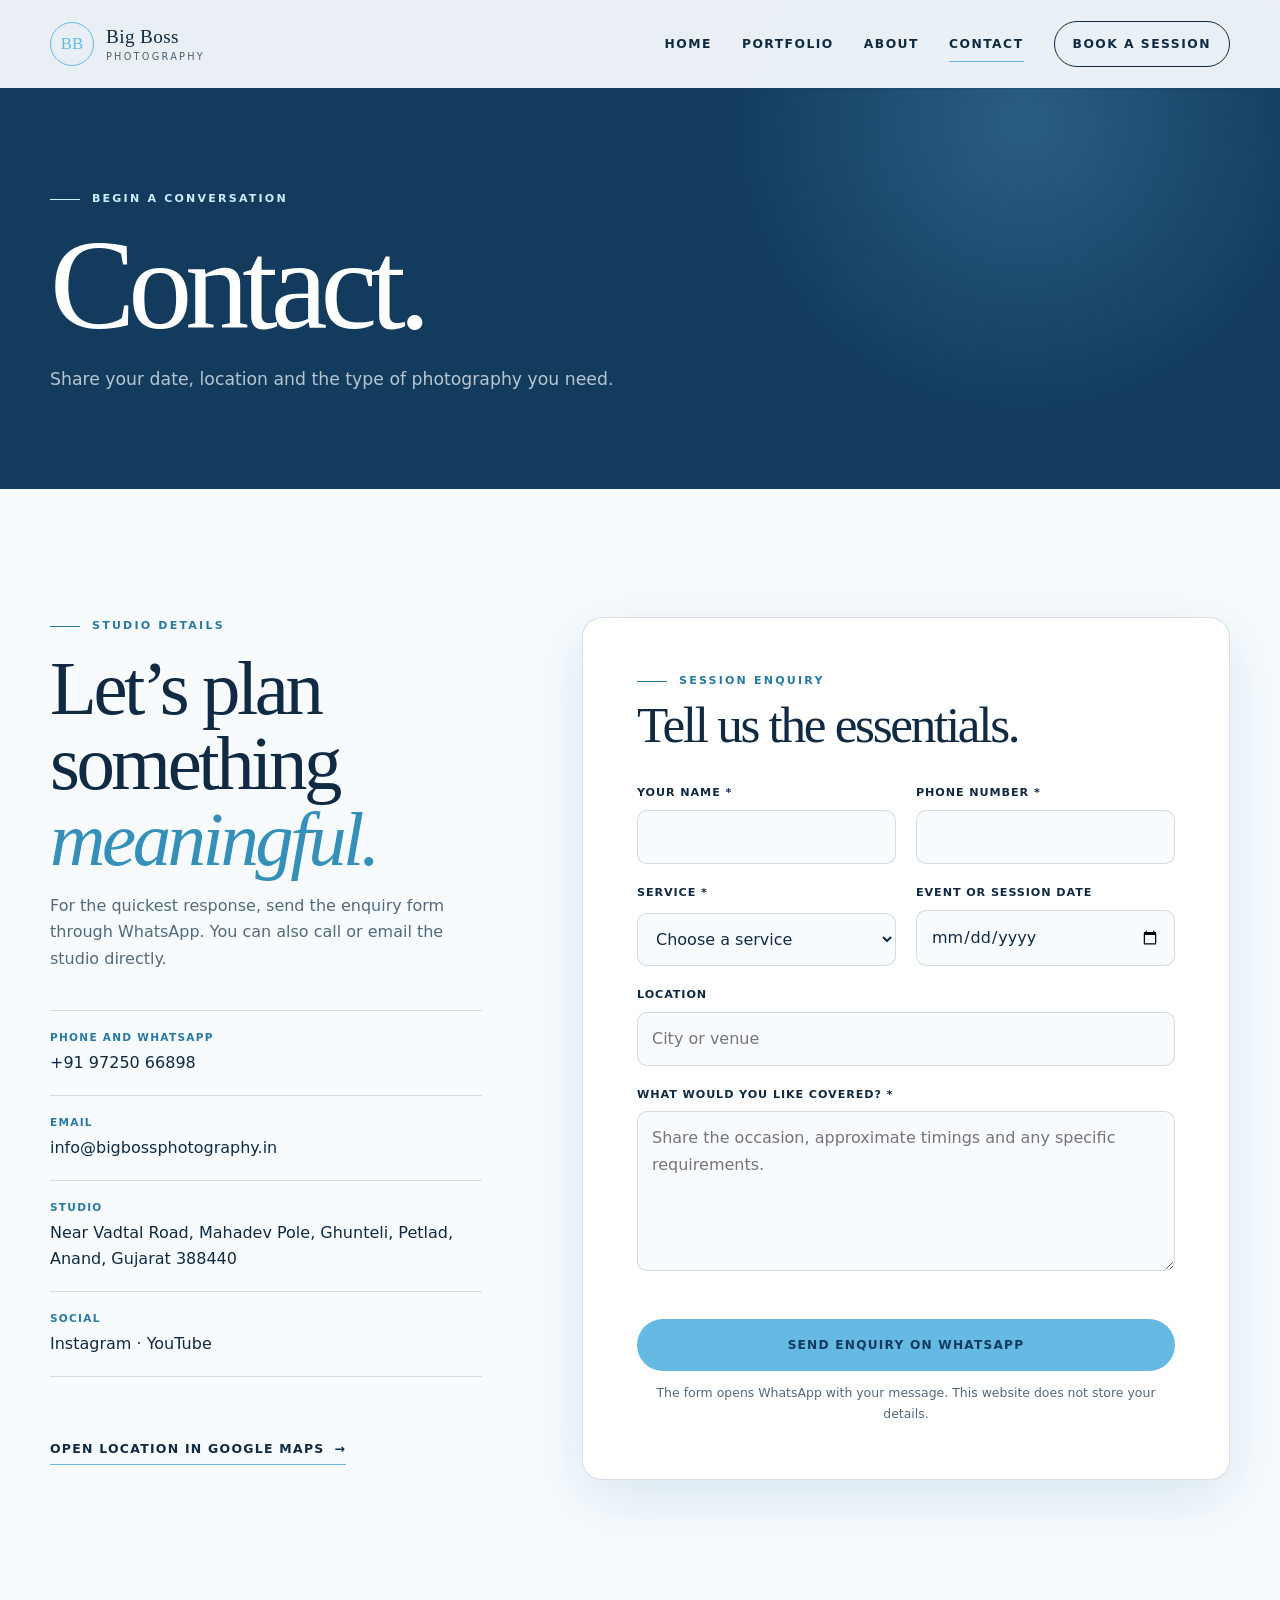
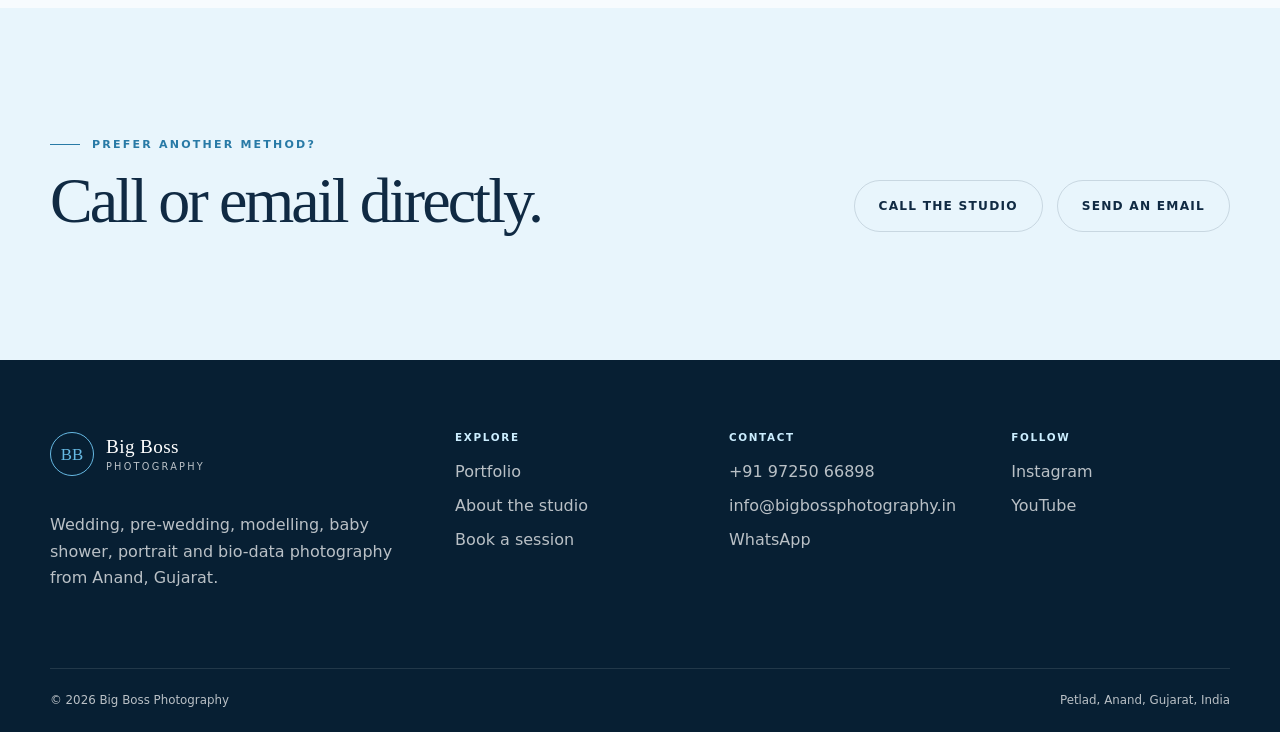
<file: contact.html>
<!doctype html>
<html lang="en">
<head>
  <meta charset="utf-8">
  <meta name="viewport" content="width=device-width, initial-scale=1">
  <title>Contact & Book a Session | Big Boss Photography</title>
  <meta name="description" content="Contact Big Boss Photography in Petlad, Anand for wedding, portrait, modelling, baby shower and bio-data photography enquiries.">
  <meta name="theme-color" content="#e8f5fc">
  <meta name="color-scheme" content="light">
  <meta property="og:title" content="Contact & Book a Session | Big Boss Photography">
  <meta property="og:description" content="Contact Big Boss Photography in Petlad, Anand for wedding, portrait, modelling, baby shower and bio-data photography enquiries.">
  <meta property="og:type" content="website">
  <meta property="og:url" content="https://www.bigbossphotography.in/contact.html">
  <meta property="og:image" content="https://lh3.googleusercontent.com/sitesv/AG8ngQUdJY6J5L4VFWLppnzFwLTRdt8juuoL4xrEfCDfuLWHawyBpoGFBqa8rUgAzeE5_8Gpgbg2Hp9bemeXa9mAsRubq2unhBCr0VCrn0GvJQ-McRaGwiM0-PUB8krAAvYkZbUFum8ItYppvjHPEwo17IyhMt08fgk9ry4ybArOmK0fZDuO8Gde-nQ6NA=w16383">
  <meta name="twitter:card" content="summary_large_image">
  <link rel="canonical" href="https://www.bigbossphotography.in/contact.html">
  <link rel="icon" href="assets/images/favicon.svg" type="image/svg+xml">
  <link rel="stylesheet" href="assets/css/style.css">
  <script type="application/ld+json">{"@context":"https://schema.org","@type":"ProfessionalService","name":"Big Boss Photography","url":"https://www.bigbossphotography.in","telephone":"+91 9725066898","email":"info@bigbossphotography.in","address":{"@type":"PostalAddress","streetAddress":"Near Vadtal Road, Mahadev Pole, Ghunteli","addressLocality":"Petlad","addressRegion":"Gujarat","postalCode":"388440","addressCountry":"IN"},"areaServed":"India"}</script>
</head>
<body data-page="contact">
<a class="skip-link" href="#main-content">Skip to content</a>
<header class="site-header" data-header>
  <div class="header-inner">
    <a class="brand" href="index.html" aria-label="Big Boss Photography home">
      <span class="brand-mark">BB</span>
      <span class="brand-copy"><strong>Big Boss</strong><small>Photography</small></span>
    </a>
    <button class="menu-toggle" type="button" aria-expanded="false" aria-controls="site-nav" data-menu-toggle>
      <span class="sr-only">Open navigation</span><span></span><span></span>
    </button>
    <nav class="site-nav" id="site-nav" aria-label="Primary navigation" data-nav>
      <a href="index.html" data-nav-page="home">Home</a>
      <a href="portfolio.html" data-nav-page="portfolio">Portfolio</a>
      <a href="about.html" data-nav-page="about">About</a>
      <a href="contact.html" data-nav-page="contact">Contact</a>
      <a class="nav-cta" href="contact.html">Book a session</a>
    </nav>
  </div>
</header>

<main id="main-content">
  <section class="page-hero">
    <div class="shell page-hero-inner"><p class="eyebrow light">Begin a conversation</p><h1>Contact.</h1><p>Share your date, location and the type of photography you need.</p></div>
  </section>
  <section class="section shell contact-layout">
    <div class="contact-details reveal">
      <p class="eyebrow">Studio details</p>
      <h2>Let’s plan something<br><em>meaningful.</em></h2>
      <p>For the quickest response, send the enquiry form through WhatsApp. You can also call or email the studio directly.</p>
      <dl class="contact-list">
        <div><dt>Phone and WhatsApp</dt><dd><a href="tel:+919725066898">+91 97250 66898</a></dd></div>
        <div><dt>Email</dt><dd><a href="mailto:info@bigbossphotography.in">info@bigbossphotography.in</a></dd></div>
        <div><dt>Studio</dt><dd>Near Vadtal Road, Mahadev Pole, Ghunteli, Petlad, Anand, Gujarat 388440</dd></div>
        <div><dt>Social</dt><dd><a href="https://www.instagram.com/big_boss_photography/" target="_blank" rel="noopener">Instagram</a> · <a href="https://www.youtube.com/@patelganesh" target="_blank" rel="noopener">YouTube</a></dd></div>
      </dl>
      <a class="text-link" href="https://www.google.com/maps/search/?api=1&query=Mahadev+Pole+Ghunteli+Petlad+Gujarat+388440" target="_blank" rel="noopener">Open location in Google Maps <span aria-hidden="true">→</span></a>
    </div>
    <form class="booking-form reveal" id="bookingForm" novalidate>
      <div class="form-heading"><p class="eyebrow">Session enquiry</p><h2>Tell us the essentials.</h2></div>
      <div class="field-grid">
        <label><span>Your name *</span><input type="text" name="name" autocomplete="name" required></label>
        <label><span>Phone number *</span><input type="tel" name="phone" autocomplete="tel" required></label>
        <label><span>Service *</span><select name="service" required><option value="">Choose a service</option><option>Wedding photography</option><option>Pre-wedding session</option><option>Modelling portfolio</option><option>Baby shower</option><option>Portrait session</option><option>Bio-data photography</option><option>Other</option></select></label>
        <label><span>Event or session date</span><input type="date" name="date"></label>
        <label class="field-full"><span>Location</span><input type="text" name="location" autocomplete="address-level2" placeholder="City or venue"></label>
        <label class="field-full"><span>What would you like covered? *</span><textarea name="message" rows="5" required placeholder="Share the occasion, approximate timings and any specific requirements."></textarea></label>
      </div>
      <p class="form-error" role="alert" data-form-error></p>
      <button class="button button-primary button-full" type="submit">Send enquiry on WhatsApp</button>
      <p class="form-note">The form opens WhatsApp with your message. This website does not store your details.</p>
    </form>
  </section>
  <section class="section section-soft"><div class="shell contact-shortcuts reveal"><div><p class="eyebrow">Prefer another method?</p><h2>Call or email directly.</h2></div><div class="button-row"><a class="button button-outline" href="tel:+919725066898">Call the studio</a><a class="button button-outline" href="mailto:info@bigbossphotography.in">Send an email</a></div></div></section>
</main>

<footer class="site-footer">
  <div class="footer-grid shell">
    <div class="footer-brand">
      <a class="brand brand-footer" href="index.html"><span class="brand-mark">BB</span><span class="brand-copy"><strong>Big Boss</strong><small>Photography</small></span></a>
      <p>Wedding, pre-wedding, modelling, baby shower, portrait and bio-data photography from Anand, Gujarat.</p>
    </div>
    <div>
      <h2 class="footer-title">Explore</h2>
      <a href="portfolio.html">Portfolio</a>
      <a href="about.html">About the studio</a>
      <a href="contact.html">Book a session</a>
    </div>
    <div>
      <h2 class="footer-title">Contact</h2>
      <a href="tel:+919725066898">+91 97250 66898</a>
      <a href="mailto:info@bigbossphotography.in">info@bigbossphotography.in</a>
      <a href="https://wa.me/919725066898" target="_blank" rel="noopener">WhatsApp</a>
    </div>
    <div>
      <h2 class="footer-title">Follow</h2>
      <a href="https://www.instagram.com/big_boss_photography/" target="_blank" rel="noopener">Instagram</a>
      <a href="https://www.youtube.com/@patelganesh" target="_blank" rel="noopener">YouTube</a>
    </div>
  </div>
  <div class="footer-bottom shell">
    <span>© <span data-year></span> Big Boss Photography</span>
    <span>Petlad, Anand, Gujarat, India</span>
  </div>
</footer>
<script src="assets/js/main.js" defer></script>
</body>
</html>
</file>
<file: assets/css/style.css>
:root {
  --ink: #102a43;
  --ink-soft: #526a7d;
  --paper: #f7fbfe;
  --paper-2: #e8f5fc;
  --white: #fff;
  --dark: #123b5d;
  --dark-2: #0b2a42;
  --gold: #66b9e3;
  --gold-light: #cceeff;
  --line: rgba(16, 42, 67, .15);
  --line-dark: rgba(204, 238, 255, .22);
  --shadow: 0 18px 60px rgba(38, 113, 154, .15);
  --radius: 20px;
  --serif: Georgia, 'Times New Roman', serif;
  --sans: Inter, ui-sans-serif, system-ui, -apple-system, BlinkMacSystemFont, 'Segoe UI', sans-serif;
  --shell: min(1180px, calc(100% - 40px));
}
* { box-sizing: border-box; }
html { scroll-behavior: smooth; }
body { margin: 0; color: var(--ink); background: var(--paper); font-family: var(--sans); line-height: 1.65; }
body.menu-open, body.lightbox-open { overflow: hidden; }
img { display: block; width: 100%; max-width: 100%; }
a { color: inherit; text-decoration: none; }
button, input, select, textarea { font: inherit; }
button { color: inherit; }
.sr-only { position: absolute; width: 1px; height: 1px; padding: 0; margin: -1px; overflow: hidden; clip: rect(0,0,0,0); white-space: nowrap; border: 0; }
.skip-link { position: fixed; left: 16px; top: -80px; z-index: 999; background: var(--gold); color: var(--dark); padding: 10px 16px; border-radius: 8px; font-weight: 700; }
.skip-link:focus { top: 16px; }
.shell { width: var(--shell); margin-inline: auto; }

.site-header { position: fixed; inset: 0 0 auto; z-index: 100; color: var(--white); transition: background .25s, box-shadow .25s, color .25s; }
.site-header.is-scrolled, body:not([data-page="home"]) .site-header { color: var(--ink); background: rgba(247,251,254,.94); backdrop-filter: blur(16px); box-shadow: 0 1px 0 var(--line); }
.header-inner { width: var(--shell); min-height: 88px; margin-inline: auto; display: flex; align-items: center; justify-content: space-between; gap: 28px; }
.brand { display: inline-flex; align-items: center; gap: 12px; flex: 0 0 auto; }
.brand-mark { display: grid; place-items: center; width: 44px; aspect-ratio: 1; border: 1px solid currentColor; border-radius: 50%; color: var(--gold); font-family: var(--serif); font-size: 1.05rem; }
.brand-copy { display: grid; line-height: 1; }
.brand-copy strong { font-family: var(--serif); font-size: 1.2rem; font-weight: 500; letter-spacing: .02em; }
.brand-copy small { margin-top: 6px; font-size: .61rem; text-transform: uppercase; letter-spacing: .23em; opacity: .72; }
.site-nav { display: flex; align-items: center; gap: 30px; }
.site-nav > a { position: relative; font-size: .77rem; font-weight: 700; letter-spacing: .12em; text-transform: uppercase; }
.site-nav > a:not(.nav-cta)::after { content: ''; position: absolute; left: 0; right: 100%; bottom: -8px; height: 1px; background: var(--gold); transition: right .2s; }
.site-nav > a:hover::after, .site-nav > a[aria-current="page"]::after { right: 0; }
.nav-cta { padding: 12px 18px; border: 1px solid currentColor; border-radius: 999px; transition: background .2s, color .2s, border-color .2s; }
.nav-cta:hover { background: var(--gold); color: var(--dark); border-color: var(--gold); }
.menu-toggle { display: none; width: 44px; height: 44px; border: 0; background: transparent; padding: 10px; }
.menu-toggle span:not(.sr-only) { display: block; width: 100%; height: 1px; margin: 7px 0; background: currentColor; transition: transform .2s; }

.hero { position: relative; min-height: 760px; height: 100svh; overflow: hidden; color: var(--white); background: var(--dark); }
.hero-slides, .hero-slide, .hero-slide img { position: absolute; inset: 0; width: 100%; height: 100%; }
.hero-slide { opacity: 0; transform: scale(1.03); transition: opacity 1s ease, transform 7s ease; }
.hero-slide.is-active { opacity: 1; transform: scale(1); }
.hero-slide img { object-fit: cover; }
.hero-overlay { position: absolute; inset: 0; background: linear-gradient(90deg, rgba(7,35,55,.78) 0%, rgba(12,62,92,.44) 52%, rgba(30,105,145,.14) 100%), linear-gradient(0deg, rgba(7,35,55,.52), transparent 55%); }
.hero-content { position: relative; z-index: 2; height: 100%; display: flex; flex-direction: column; justify-content: center; align-items: flex-start; padding-top: 90px; }
.hero h1 { max-width: 860px; margin: 20px 0 24px; font-family: var(--serif); font-size: clamp(4rem, 8vw, 8.4rem); font-weight: 400; line-height: .92; letter-spacing: -.055em; }
.hero h1 em, h2 em { color: var(--gold-light); font-weight: 400; }
.hero-lead { max-width: 620px; margin: 0 0 34px; color: rgba(255,255,255,.82); font-size: clamp(1rem, 2vw, 1.2rem); }
.hero-controls { position: absolute; z-index: 3; right: max(20px, calc((100% - 1180px)/2)); bottom: 38px; display: flex; gap: 10px; }
.hero-dot { width: 32px; height: 3px; padding: 0; border: 0; background: rgba(255,255,255,.35); cursor: pointer; }
.hero-dot.is-active { background: var(--gold-light); }

.eyebrow { display: flex; align-items: center; gap: 12px; margin: 0; color: #287aa6; font-size: .69rem; font-weight: 800; letter-spacing: .2em; text-transform: uppercase; }
.eyebrow::before { content: ''; width: 30px; height: 1px; background: currentColor; }
.eyebrow.light { color: var(--gold-light); }
.section { padding: clamp(88px, 10vw, 145px) 0; }
.section-soft { background: var(--paper-2); }
.section-dark { background: var(--dark); color: var(--white); }
.section-heading { display: grid; grid-template-columns: minmax(0, 1.35fr) minmax(280px, .65fr); align-items: end; gap: 70px; margin-bottom: 58px; }
h1, h2, h3, p { overflow-wrap: break-word; }
h2 { margin: 16px 0 0; font-family: var(--serif); font-size: clamp(3rem, 6vw, 5.8rem); font-weight: 400; line-height: .98; letter-spacing: -.045em; }
.section:not(.section-dark) h2 em, .split-copy h2 em, .page-hero h1 em { color: #348fb9; }
.section-heading > p { max-width: 560px; margin: 0; color: var(--ink-soft); }
.section-dark .section-heading > p { color: rgba(255,255,255,.68); }
.button-row { display: flex; flex-wrap: wrap; gap: 14px; }
.button { display: inline-flex; justify-content: center; align-items: center; min-height: 52px; padding: 13px 24px; border: 1px solid transparent; border-radius: 999px; font-size: .76rem; font-weight: 800; letter-spacing: .1em; text-transform: uppercase; cursor: pointer; transition: transform .2s, background .2s, color .2s, border-color .2s; }
.button:hover { transform: translateY(-2px); }
.button-primary { background: var(--gold); color: var(--dark); }
.button-primary:hover { background: var(--gold-light); }
.button-secondary { color: var(--white); border-color: rgba(255,255,255,.55); background: rgba(255,255,255,.05); }
.button-secondary:hover { background: var(--white); color: var(--dark); }
.button-outline { background: transparent; border-color: var(--line); }
.button-outline:hover { border-color: var(--gold); }
.button-full { width: 100%; }
.text-link { display: inline-flex; gap: 10px; align-items: center; margin-top: 24px; padding-bottom: 5px; border-bottom: 1px solid var(--gold); font-size: .78rem; font-weight: 800; letter-spacing: .1em; text-transform: uppercase; }
.section-action { margin-top: 42px; text-align: right; }

.featured-grid { display: grid; grid-template-columns: 1.25fr .75fr; grid-template-rows: repeat(2, minmax(280px, 360px)); gap: 18px; }
.feature-card { position: relative; overflow: hidden; min-height: 300px; border-radius: var(--radius); background: var(--dark); }
.feature-card-large { grid-row: 1 / span 2; }
.feature-card:nth-child(4) { grid-column: 1 / -1; display: none; }
.feature-card img { width: 100%; height: 100%; object-fit: cover; transition: transform .7s; }
.feature-card::after { content: ''; position: absolute; inset: 0; background: linear-gradient(0deg, rgba(7,35,55,.78), transparent 58%); }
.feature-card:hover img { transform: scale(1.035); }
.feature-card > span { position: absolute; z-index: 2; left: 26px; right: 26px; bottom: 24px; color: var(--white); font-family: var(--serif); font-size: 1.7rem; line-height: 1.2; }
.feature-card small { display: block; margin-bottom: 7px; color: var(--gold-light); font-family: var(--sans); font-size: .65rem; font-weight: 800; letter-spacing: .16em; text-transform: uppercase; }
.service-grid { display: grid; grid-template-columns: repeat(3, 1fr); border-top: 1px solid var(--line-dark); border-left: 1px solid var(--line-dark); }
.service-card { min-height: 285px; padding: 34px; border-right: 1px solid var(--line-dark); border-bottom: 1px solid var(--line-dark); }
.service-card > span, .process-grid > li > span, .value-grid article > span { color: var(--gold); font-size: .68rem; font-weight: 800; letter-spacing: .15em; }
.service-card h3, .process-grid h3, .value-grid h3 { margin: 72px 0 14px; font-family: var(--serif); font-size: 1.8rem; font-weight: 400; line-height: 1.15; }
.service-card p { margin: 0; color: rgba(255,255,255,.64); font-size: .94rem; }

.split-section { display: grid; grid-template-columns: minmax(0, .95fr) minmax(0, 1.05fr); align-items: center; gap: clamp(50px, 8vw, 110px); }
.split-media { position: relative; }
.split-media::before { content: ''; position: absolute; inset: -18px 18px 18px -18px; border: 1px solid var(--gold); border-radius: var(--radius); }
.split-media img { position: relative; aspect-ratio: 4 / 5; object-fit: cover; border-radius: var(--radius); box-shadow: var(--shadow); }
.split-copy p:not(.eyebrow) { color: var(--ink-soft); max-width: 620px; }
.process-grid { list-style: none; margin: 0; padding: 0; display: grid; grid-template-columns: repeat(3, 1fr); gap: 18px; }
.process-grid li, .value-grid article { padding: 32px; background: var(--paper); border: 1px solid var(--line); border-radius: var(--radius); }
.process-grid h3, .value-grid h3 { margin-top: 62px; }
.process-grid p, .value-grid p { margin: 0; color: var(--ink-soft); }

.cta-section { padding: 90px 0; background: var(--dark-2); color: var(--white); }
.cta-section.compact { padding: 70px 0; }
.cta-inner { display: flex; justify-content: space-between; align-items: end; gap: 40px; }
.cta-inner h2 { font-size: clamp(3rem, 6vw, 5.6rem); }

.page-hero { padding: 190px 0 95px; color: var(--white); background: radial-gradient(circle at 80% 25%, rgba(102,185,227,.28), transparent 28%), var(--dark); }
.page-hero h1 { margin: 20px 0 22px; font-family: var(--serif); font-size: clamp(4.7rem, 10vw, 9rem); font-weight: 400; line-height: .9; letter-spacing: -.055em; }
.page-hero p:last-child { max-width: 680px; margin: 0; color: rgba(255,255,255,.7); font-size: 1.08rem; }

.filter-bar { display: flex; flex-wrap: wrap; gap: 10px; margin-bottom: 38px; }
.filter-button { padding: 10px 17px; border: 1px solid var(--line); border-radius: 999px; background: transparent; font-size: .7rem; font-weight: 800; letter-spacing: .08em; text-transform: uppercase; cursor: pointer; }
.filter-button:hover, .filter-button.is-active { color: var(--dark); background: var(--gold); border-color: var(--gold); }
.gallery { columns: 3 300px; column-gap: 18px; }
.gallery-item { position: relative; margin: 0 0 18px; break-inside: avoid; overflow: hidden; border: 0; border-radius: 14px; background: var(--dark); cursor: zoom-in; }
.gallery-item img { width: 100%; height: auto; transition: transform .55s, opacity .25s; }
.gallery-item:hover img { transform: scale(1.025); opacity: .88; }
.gallery-item span { position: absolute; inset: auto 16px 16px; color: var(--white); opacity: 0; transform: translateY(8px); transition: opacity .25s, transform .25s; text-shadow: 0 2px 16px rgba(0,0,0,.7); }
.gallery-item:hover span, .gallery-item:focus-visible span { opacity: 1; transform: none; }
.gallery-item small { display: block; color: var(--gold-light); font-size: .62rem; font-weight: 800; letter-spacing: .14em; text-transform: uppercase; }
.gallery-item strong { display: block; font-family: var(--serif); font-size: 1.3rem; font-weight: 400; }
.gallery-action { margin-top: 42px; text-align: center; }
.notice { padding: 18px; background: var(--paper-2); border-radius: 12px; }
.lightbox { position: fixed; inset: 0; z-index: 500; display: grid; grid-template-columns: 70px minmax(0, 1fr) 70px; place-items: center; padding: 32px; background: rgba(5,27,43,.96); opacity: 0; visibility: hidden; transition: opacity .25s, visibility .25s; }
.lightbox.is-open { opacity: 1; visibility: visible; }
.lightbox figure { margin: 0; width: min(1100px, 100%); max-height: 90vh; display: grid; justify-items: center; }
.lightbox img { width: auto; max-width: 100%; max-height: 82vh; object-fit: contain; }
.lightbox figcaption { margin-top: 12px; color: rgba(255,255,255,.75); text-align: center; }
.lightbox-close, .lightbox-nav { border: 0; background: transparent; color: var(--white); cursor: pointer; }
.lightbox-close { position: absolute; right: 24px; top: 16px; font-size: 2.3rem; }
.lightbox-nav { font-size: 3.4rem; }

.about-intro { align-items: start; }
.value-grid { display: grid; grid-template-columns: repeat(2, 1fr); gap: 18px; }
.image-strip { display: grid; grid-template-columns: repeat(3, 1fr); gap: 18px; }
.image-strip img { height: 430px; object-fit: cover; border-radius: var(--radius); }
.image-strip img:nth-child(2) { margin-top: 40px; }

.contact-layout { display: grid; grid-template-columns: minmax(0, .8fr) minmax(0, 1.2fr); gap: clamp(50px, 8vw, 100px); align-items: start; }
.contact-details { position: sticky; top: 130px; }
.contact-details > p:not(.eyebrow) { color: var(--ink-soft); }
.contact-list { margin: 38px 0; }
.contact-list > div { padding: 18px 0; border-top: 1px solid var(--line); }
.contact-list > div:last-child { border-bottom: 1px solid var(--line); }
.contact-list dt { margin-bottom: 4px; color: #287aa6; font-size: .66rem; font-weight: 800; letter-spacing: .12em; text-transform: uppercase; }
.contact-list dd { margin: 0; }
.contact-list a:hover { color: #287aa6; }
.booking-form { padding: clamp(28px, 5vw, 54px); background: var(--white); border: 1px solid var(--line); border-radius: var(--radius); box-shadow: var(--shadow); }
.form-heading h2 { margin: 10px 0 34px; font-size: clamp(2.2rem, 4vw, 3.7rem); }
.field-grid { display: grid; grid-template-columns: repeat(2, minmax(0, 1fr)); gap: 20px; }
.field-grid label { display: grid; gap: 7px; }
.field-grid label > span { font-size: .7rem; font-weight: 800; letter-spacing: .08em; text-transform: uppercase; }
.field-full { grid-column: 1 / -1; }
input, select, textarea { width: 100%; border: 1px solid var(--line); border-radius: 10px; background: var(--paper); color: var(--ink); padding: 13px 14px; outline: none; }
textarea { resize: vertical; }
input:focus, select:focus, textarea:focus { border-color: var(--gold); box-shadow: 0 0 0 3px rgba(102,185,227,.22); }
[aria-invalid="true"] { border-color: #a74034; }
.form-error { min-height: 24px; margin: 16px 0 8px; color: #a74034; font-size: .9rem; }
.form-note { margin: 12px 0 0; color: var(--ink-soft); font-size: .78rem; text-align: center; }
.contact-shortcuts { display: flex; align-items: end; justify-content: space-between; gap: 30px; }
.contact-shortcuts h2 { font-size: clamp(2.5rem, 5vw, 4.8rem); }

.site-footer { padding-top: 72px; background: #071f33; color: rgba(255,255,255,.72); }
.footer-grid { display: grid; grid-template-columns: 1.6fr repeat(3, 1fr); gap: 55px; padding-bottom: 60px; }
.footer-brand p { max-width: 380px; }
.brand-footer { color: var(--white); margin-bottom: 20px; }
.footer-title { margin: 0 0 16px; color: var(--gold-light); font-family: var(--sans); font-size: .65rem; font-weight: 800; letter-spacing: .16em; text-transform: uppercase; }
.footer-grid > div:not(.footer-brand) a { display: block; width: fit-content; margin: 8px 0; }
.footer-grid a:hover { color: var(--white); }
.footer-bottom { display: flex; justify-content: space-between; gap: 20px; padding: 22px 0; border-top: 1px solid rgba(255,255,255,.11); font-size: .74rem; }

.reveal { opacity: 0; transform: translateY(22px); transition: opacity .7s ease, transform .7s ease; }
.reveal.is-visible { opacity: 1; transform: none; }

@media (max-width: 1000px) {
  .service-grid { grid-template-columns: repeat(2, 1fr); }
  .split-section, .contact-layout { grid-template-columns: 1fr; }
  .split-media { max-width: 700px; }
  .contact-details { position: static; }
  .footer-grid { grid-template-columns: 1.5fr repeat(2, 1fr); }
  .footer-grid > div:last-child { grid-column: 2; }
}
@media (max-width: 780px) {
  :root { --shell: min(100% - 28px, 1180px); }
  .header-inner { min-height: 74px; }
  .menu-toggle { display: block; position: relative; z-index: 2; }
  .site-nav { position: fixed; inset: 0; display: flex; flex-direction: column; justify-content: center; align-items: center; gap: 28px; background: var(--dark); color: var(--white); opacity: 0; visibility: hidden; transform: translateY(-12px); transition: opacity .25s, visibility .25s, transform .25s; }
  .site-nav.is-open { opacity: 1; visibility: visible; transform: none; }
  .site-nav > a { font-size: 1rem; }
  .menu-toggle[aria-expanded="true"] { color: var(--white); }
  .menu-toggle[aria-expanded="true"] span:nth-of-type(1) { transform: translateY(4px) rotate(45deg); }
  .menu-toggle[aria-expanded="true"] span:nth-of-type(2) { transform: translateY(-4px) rotate(-45deg); }
  .hero { min-height: 700px; }
  .hero-overlay { background: linear-gradient(90deg, rgba(7,35,55,.76), rgba(12,62,92,.35)), linear-gradient(0deg, rgba(7,35,55,.64), transparent 55%); }
  .hero h1 { font-size: clamp(3.7rem, 16vw, 6.4rem); }
  .hero-controls { right: 20px; bottom: 24px; }
  .section-heading { grid-template-columns: 1fr; gap: 22px; }
  .featured-grid { grid-template-columns: 1fr; grid-template-rows: none; }
  .feature-card-large { grid-row: auto; min-height: 460px; }
  .feature-card { min-height: 300px; }
  .feature-card:nth-child(4) { display: block; grid-column: auto; }
  .service-grid, .process-grid, .value-grid, .image-strip { grid-template-columns: 1fr; }
  .service-card { min-height: auto; }
  .service-card h3, .process-grid h3, .value-grid h3 { margin-top: 38px; }
  .image-strip img, .image-strip img:nth-child(2) { height: 400px; margin-top: 0; }
  .cta-inner, .contact-shortcuts { align-items: flex-start; flex-direction: column; }
  .footer-grid { grid-template-columns: 1fr 1fr; }
  .footer-brand { grid-column: 1 / -1; }
  .footer-grid > div:last-child { grid-column: auto; }
  .field-grid { grid-template-columns: 1fr; }
  .field-full { grid-column: auto; }
  .lightbox { grid-template-columns: 46px minmax(0, 1fr) 46px; padding: 18px 6px; }
}
@media (max-width: 520px) {
  .brand-copy { display: none; }
  .hero-content { padding-top: 64px; }
  .hero h1 { font-size: clamp(3.4rem, 17vw, 5.3rem); }
  h2 { font-size: clamp(2.75rem, 14vw, 4.4rem); }
  .button-row { width: 100%; }
  .button-row .button { flex: 1 1 100%; }
  .section { padding: 82px 0; }
  .page-hero { padding: 145px 0 70px; }
  .page-hero h1 { font-size: 4.7rem; }
  .footer-grid { grid-template-columns: 1fr; }
  .footer-brand { grid-column: auto; }
  .footer-bottom { flex-direction: column; }
  .gallery { columns: 1; }
  .lightbox { grid-template-columns: 1fr; }
  .lightbox-nav { position: absolute; bottom: 18px; }
  .lightbox-prev { left: 28px; }
  .lightbox-next { right: 28px; }
}
@media (prefers-reduced-motion: reduce) {
  html { scroll-behavior: auto; }
  *, *::before, *::after { animation-duration: .01ms !important; animation-iteration-count: 1 !important; transition-duration: .01ms !important; }
  .reveal { opacity: 1; transform: none; }
}
</file>
